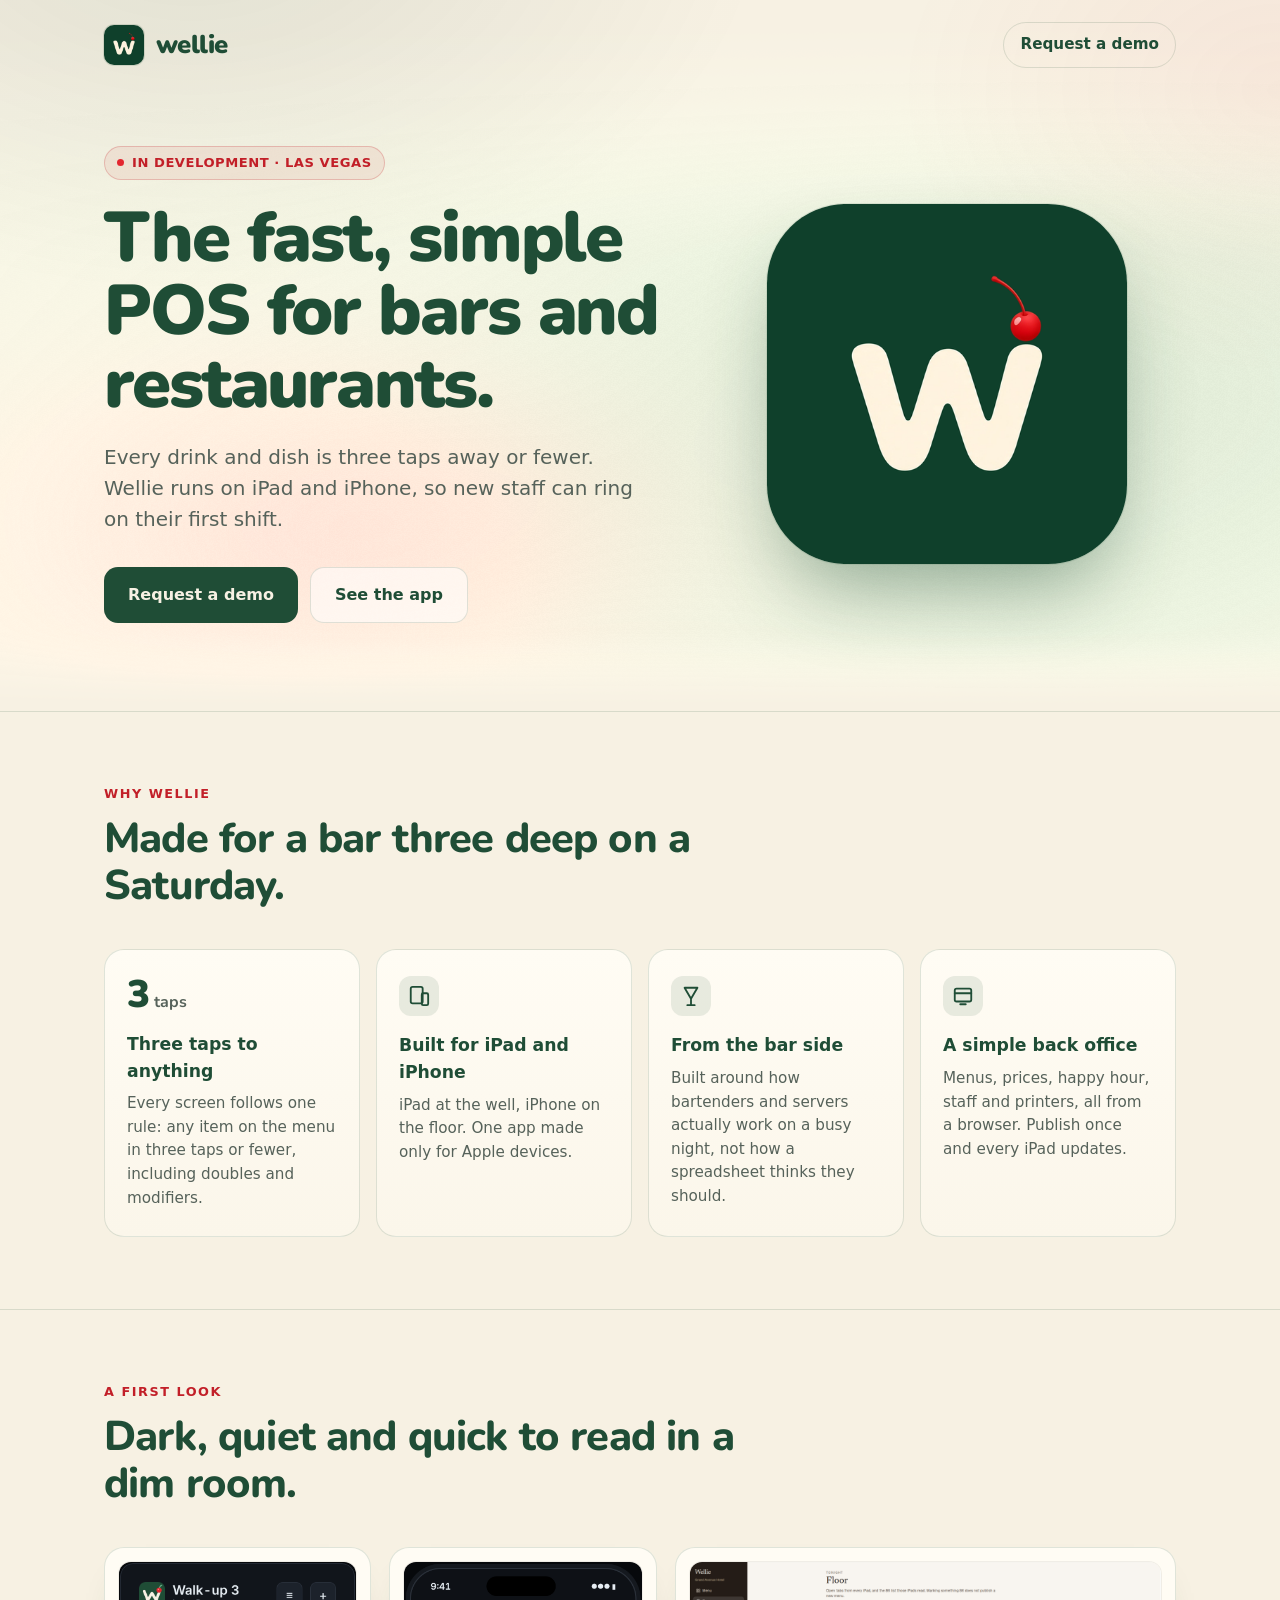
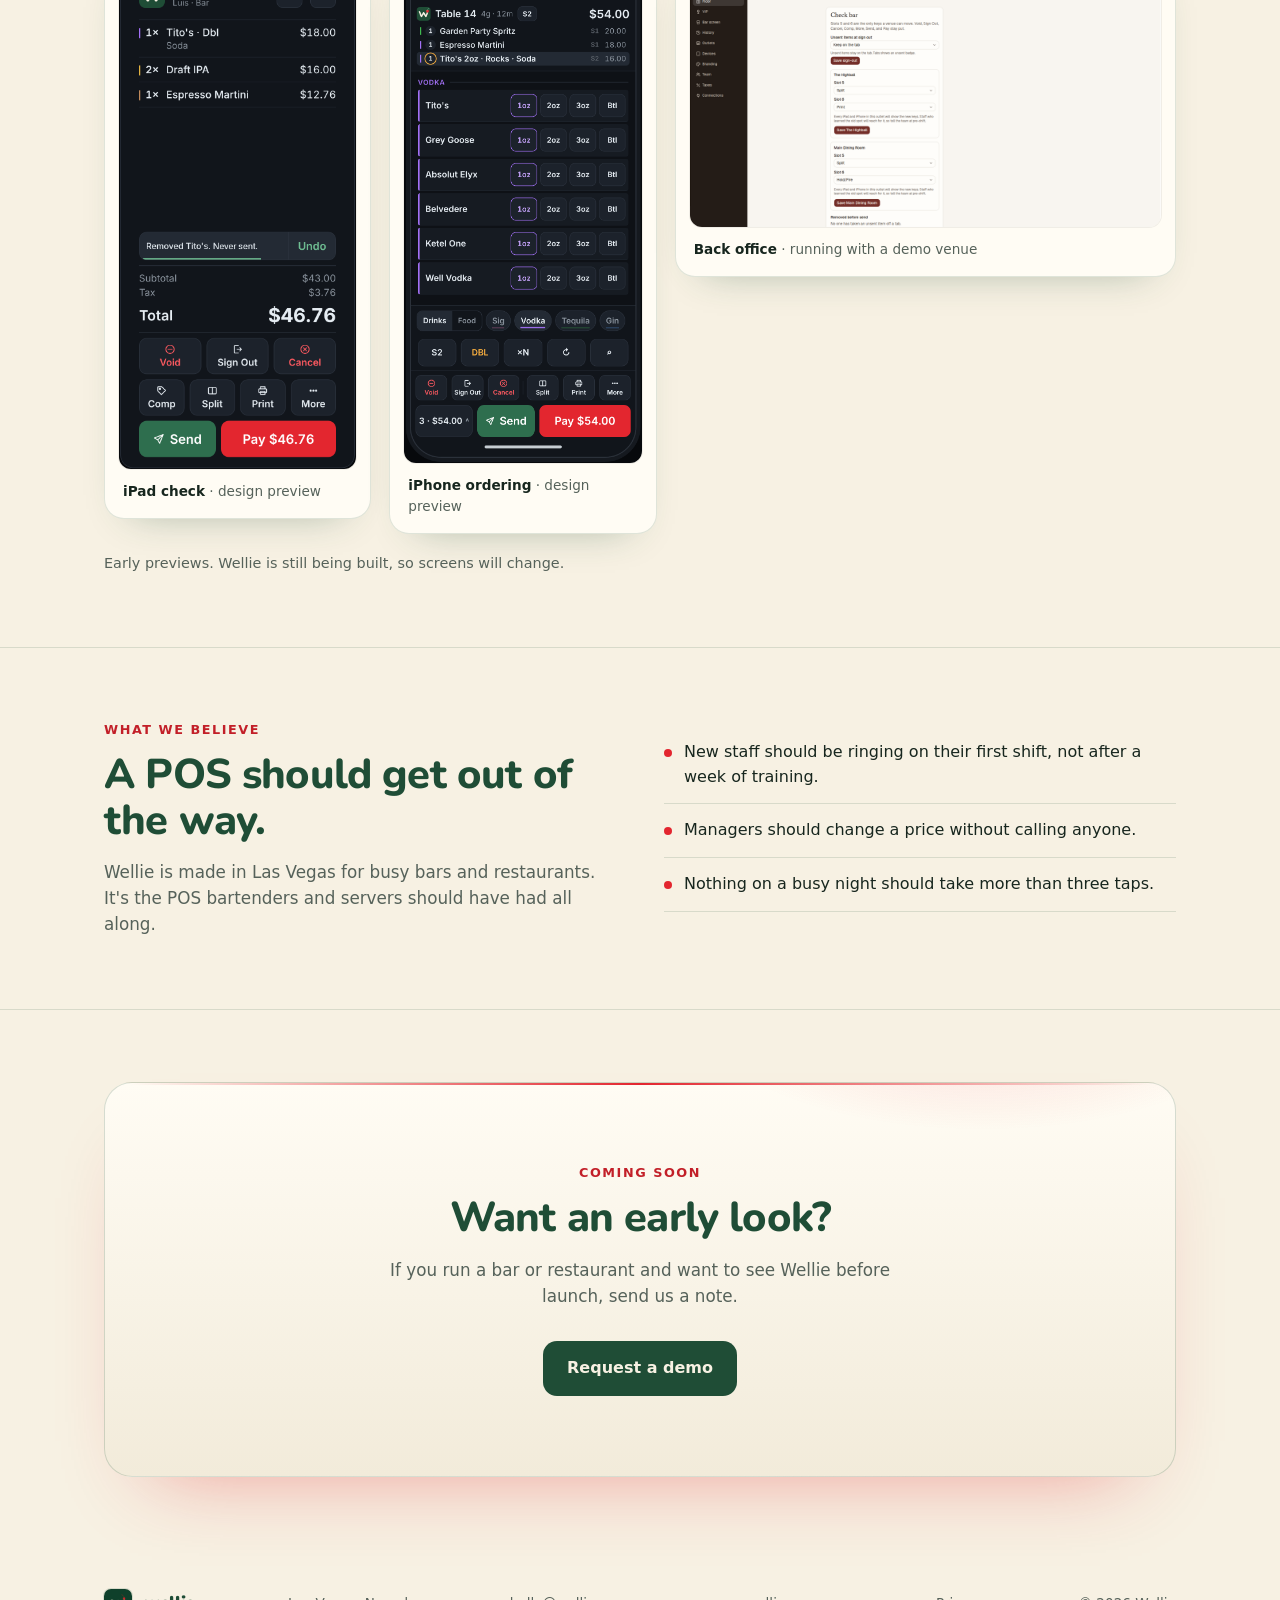
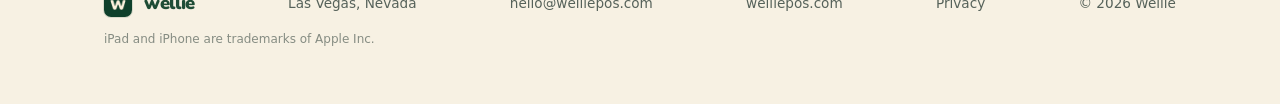
<file: index.html>
<!doctype html>
<html lang="en">
<head>
<meta charset="utf-8">
<meta name="viewport" content="width=device-width, initial-scale=1, viewport-fit=cover">
<title>Wellie · The fast, simple POS for bars and restaurants</title>
<meta name="description" content="Wellie is a point-of-sale app for bars and restaurants, built for iPad and iPhone. Any item in three taps or fewer. In development in Las Vegas.">
<meta name="color-scheme" content="light dark">
<meta name="theme-color" content="#0B0D0C" media="(prefers-color-scheme: dark)">
<meta name="theme-color" content="#F7F1E3" media="(prefers-color-scheme: light)">
<meta property="og:title" content="Wellie · The fast, simple POS for bars and restaurants">
<meta property="og:description" content="Built for iPad and iPhone. Any item in three taps or fewer. In development in Las Vegas.">
<link rel="canonical" href="https://welliepos.com/">
<meta property="og:url" content="https://welliepos.com/">
<meta property="og:type" content="website">
<meta property="og:image" content="https://welliepos.com/assets/og.png">
<meta name="twitter:card" content="summary_large_image">
<link rel="icon" href="/assets/favicon-64.png" type="image/png">
<link rel="apple-touch-icon" href="/assets/apple-touch-icon.png">
<link rel="stylesheet" href="/styles.css">

</head>
<body>
<div class="hero-band">
  <canvas id="wellie-shade" class="hero-shade" aria-hidden="true"></canvas>
  <div class="wrap">
  <nav>
    <a class="brand" href="#top" aria-label="Wellie home"><img src="/assets/wellie-icon-512.png" width="512" height="512" alt=""><span>wellie</span></a>
    <a class="navlink" href="#demo">Request a demo</a>
  </nav>

  <header class="hero" id="top">
    <div>
      <span class="pill"><i></i>In development · Las Vegas</span>
      <h1>The fast, simple POS for bars and restaurants.</h1>
      <p class="lead">Every drink and dish is three taps away or fewer. Wellie runs on iPad and iPhone, so new staff can ring on their first shift.</p>
      <div class="ctas">
        <a class="btn btn-primary" href="mailto:hello@welliepos.com?subject=Wellie%20demo">Request a demo</a>
        <a class="btn btn-ghost" href="#look">See the app</a>
      </div>
    </div>
    <div class="hero-art"><img class="icon" src="/assets/wellie-icon-512.png" width="512" height="512" alt="Wellie app icon: a lowercase w with a cherry"></div>
  </header>
  </div>
</div>

<section id="why">
  <div class="wrap">
    <p class="eyebrow">Why Wellie</p>
    <h2>Made for a bar three deep on a Saturday.</h2>
    <div class="grid4">
      <div class="card">
        <div class="num">3<small>taps</small></div>
        <h3>Three taps to anything</h3>
        <p>Every screen follows one rule: any item on the menu in three taps or fewer, including doubles and modifiers.</p>
      </div>
      <div class="card">
        <div class="glyph"><svg width="22" height="22" viewBox="0 0 24 24" fill="none" stroke="currentColor" stroke-width="2" stroke-linecap="round" stroke-linejoin="round"><rect x="3" y="2" width="13" height="18" rx="2"/><rect x="15" y="9" width="7" height="13" rx="1.5"/></svg></div>
        <h3>Built for iPad and iPhone</h3>
        <p>iPad at the well, iPhone on the floor. One app made only for Apple devices.</p>
      </div>
      <div class="card">
        <div class="glyph"><svg width="22" height="22" viewBox="0 0 24 24" fill="none" stroke="currentColor" stroke-width="2" stroke-linecap="round" stroke-linejoin="round"><path d="M8 22h8M12 15v7M5 3h14l-7 12z"/></svg></div>
        <h3>From the bar side</h3>
        <p>Built around how bartenders and servers actually work on a busy night, not how a spreadsheet thinks they should.</p>
      </div>
      <div class="card">
        <div class="glyph"><svg width="22" height="22" viewBox="0 0 24 24" fill="none" stroke="currentColor" stroke-width="2" stroke-linecap="round" stroke-linejoin="round"><rect x="3" y="4" width="18" height="14" rx="2"/><path d="M3 9h18M9 21h6"/></svg></div>
        <h3>A simple back office</h3>
        <p>Menus, prices, happy hour, staff and printers, all from a browser. Publish once and every iPad updates.</p>
      </div>
    </div>
  </div>
</section>

<section id="look">
  <div class="wrap">
    <p class="eyebrow">A first look</p>
    <h2>Dark, quiet and quick to read in a dim room.</h2>
    <div class="shots">
      <figure><img src="/assets/design-ipad-check.png" width="734" height="1567" alt="Wellie iPad check panel with items, total, Send and Pay buttons" loading="lazy"><figcaption><b>iPad check</b> · design preview</figcaption></figure>
      <figure><img src="/assets/design-iphone-order.png" width="825" height="1742" alt="Wellie iPhone ordering screen with vodka pours and Send and Pay buttons" loading="lazy"><figcaption><b>iPhone ordering</b> · design preview</figcaption></figure>
      <figure class="wide"><img src="/assets/back-office-floor.png" width="1182" height="664" alt="Wellie back office Floor page for a demo hotel venue" loading="lazy"><figcaption><b>Back office</b> · running with a demo venue</figcaption></figure>
    </div>
    <p class="note">Early previews. Wellie is still being built, so screens will change.</p>
  </div>
</section>

<section id="story">
  <div class="wrap story">
    <div>
      <p class="eyebrow">What we believe</p>
      <h2>A POS should get out of the way.</h2>
      <p>Wellie is made in Las Vegas for busy bars and restaurants. It's the POS bartenders and servers should have had all along.</p>
    </div>
    <ul>
      <li>New staff should be ringing on their first shift, not after a week of training.</li>
      <li>Managers should change a price without calling anyone.</li>
      <li>Nothing on a busy night should take more than three taps.</li>
    </ul>
  </div>
</section>

<section id="demo">
  <div class="wrap">
    <div class="demo">
      <p class="eyebrow">Coming soon</p>
      <h2>Want an early look?</h2>
      <p>If you run a bar or restaurant and want to see Wellie before launch, send us a note.</p>
      <div class="ctas">
        <a class="btn btn-primary" href="mailto:hello@welliepos.com?subject=Wellie%20demo">Request a demo</a>
      </div>
    </div>
  </div>
</section>

<div class="wrap">
  <footer>
    <a class="brand" href="#top"><img src="/assets/wellie-icon-512.png" width="512" height="512" alt=""><span>wellie</span></a>
    <span>Las Vegas, Nevada</span>
    <a href="mailto:hello@welliepos.com">hello@welliepos.com</a>
    <a href="https://welliepos.com">welliepos.com</a>
    <a href="/privacy/">Privacy</a>
    <span>© 2026 Wellie</span>
    <span class="fine">iPad and iPhone are trademarks of Apple Inc.</span>
  </footer>
</div>
<script>
(function(){
  var canvas=document.getElementById('wellie-shade');
  if(!canvas)return;
  var gl=canvas.getContext('webgl',{alpha:true,antialias:false,depth:false,stencil:false,powerPreference:'low-power',preserveDrawingBuffer:false});
  if(!gl){canvas.dataset.mode='css';return}
  function sh(type,src){
    var s=gl.createShader(type);
    gl.shaderSource(s,src);
    gl.compileShader(s);
    return gl.getShaderParameter(s,gl.COMPILE_STATUS)?s:null;
  }
  var vs=sh(gl.VERTEX_SHADER,'attribute vec2 p;void main(){gl_Position=vec4(p,0.0,1.0);}');
  var fs=sh(gl.FRAGMENT_SHADER,[
    'precision mediump float;',
    'uniform vec2 uRes;uniform float uTime;uniform float uLight;',
    'float h(vec2 p){return fract(sin(dot(p,vec2(127.1,311.7)))*43758.5453);}',
    'void main(){',
    'vec2 uv=gl_FragCoord.xy/uRes;',
    'float t=uTime;',
    'vec2 a=uv-vec2(0.78+sin(t*0.31)*0.04,0.46+cos(t*0.23)*0.04);',
    'vec2 b=uv-vec2(0.18+cos(t*0.19)*0.03,0.22);',
    'float wash=exp(-dot(a,a)*3.4);',
    'float tide=0.5+0.5*sin(uv.x*4.0+t*0.45)*sin(uv.y*3.0-t*0.3);',
    'float spark=exp(-dot(b,b)*14.0);',
    'float grain=h(gl_FragCoord.xy+vec2(sin(t),cos(t*0.7))*8.0)-0.5;',
    'vec3 bottle=vec3(0.122,0.302,0.212);',
    'vec3 cherry=vec3(0.890,0.149,0.184);',
    'vec3 col=mix(bottle,cherry,spark*0.65);',
    'col+=grain*0.05;',
    'float alpha=(wash*mix(0.72,0.34,uLight)+tide*0.08+spark*0.22);',
    'alpha*=smoothstep(0.0,0.12,uv.y)*smoothstep(1.0,0.62,uv.y);',
    'gl_FragColor=vec4(col,clamp(alpha,0.0,0.85));',
    '}'
  ].join(''));
  if(!vs||!fs){canvas.dataset.mode='css';return}
  var prog=gl.createProgram();
  gl.attachShader(prog,vs);gl.attachShader(prog,fs);gl.linkProgram(prog);
  if(!gl.getProgramParameter(prog,gl.LINK_STATUS)){canvas.dataset.mode='css';return}
  gl.useProgram(prog);
  var buf=gl.createBuffer();
  gl.bindBuffer(gl.ARRAY_BUFFER,buf);
  gl.bufferData(gl.ARRAY_BUFFER,new Float32Array([-1,-1,1,-1,-1,1,-1,1,1,-1,1,1]),gl.STATIC_DRAW);
  var loc=gl.getAttribLocation(prog,'p');
  gl.enableVertexAttribArray(loc);
  gl.vertexAttribPointer(loc,2,gl.FLOAT,false,0,0);
  gl.enable(gl.BLEND);
  gl.blendFunc(gl.SRC_ALPHA,gl.ONE_MINUS_SRC_ALPHA);
  var uRes=gl.getUniformLocation(prog,'uRes');
  var uTime=gl.getUniformLocation(prog,'uTime');
  var uLight=gl.getUniformLocation(prog,'uLight');
  var reduce=matchMedia('(prefers-reduced-motion: reduce)');
  var seen=true,running=false,last=0,raf=0;
  function fit(){
    var dpr=Math.min(window.devicePixelRatio||1,innerWidth<800?1:1.5);
    var w=Math.max(1,Math.floor(canvas.clientWidth*dpr));
    var h=Math.max(1,Math.floor(canvas.clientHeight*dpr));
    if(canvas.width!==w||canvas.height!==h){canvas.width=w;canvas.height=h}
    gl.viewport(0,0,canvas.width,canvas.height);
  }
  function frame(now){
    raf=0;
    var still=reduce.matches;
    if(!still&&(!seen||document.hidden)){running=false;return}
    if(!still&&now-last< (innerWidth<800?34:16)){raf=requestAnimationFrame(frame);return}
    last=now;
    fit();
    var light=matchMedia('(prefers-color-scheme: light)').matches&&!document.documentElement.classList.contains('lights-down');
    gl.uniform2f(uRes,canvas.width,canvas.height);
    gl.uniform1f(uTime,still?0:(now||0)/1000);
    gl.uniform1f(uLight,light?1:0);
    gl.drawArrays(gl.TRIANGLES,0,6);
    canvas.dataset.mode=still?'still':'live';
    if(still){running=false;return}
    running=true;
    raf=requestAnimationFrame(frame);
  }
  function start(){if(raf||running)return;raf=requestAnimationFrame(frame)}
  if('IntersectionObserver' in window){
    new IntersectionObserver(function(entries){
      seen=entries[0].isIntersecting;
      if(seen)start();
    },{threshold:0}).observe(canvas);
  }
  document.addEventListener('visibilitychange',function(){if(!document.hidden&&seen)start()});
  if(reduce.addEventListener)reduce.addEventListener('change',start);
  addEventListener('resize',function(){fit();start()});
  start();
})();
(function(){
  var mq=window.matchMedia&&matchMedia('(prefers-color-scheme: light)');
  var look=document.getElementById('look'),root=document.documentElement;
  if(!mq||!look)return;
  var meta=document.querySelector('meta[name="theme-color"][media*="light"]'),dark=null,ticking=false;
  function update(){
    ticking=false;
    // Dim once the screenshots section's top passes 60% of the viewport; stay dim below it.
    var d=mq.matches&&look.getBoundingClientRect().top<innerHeight*.6;
    if(d===dark)return;dark=d;
    root.classList.toggle('lights-down',d);
    if(meta)meta.setAttribute('content',d?'#0B0D0C':'#F7F1E3');
  }
  function onScroll(){if(!ticking){ticking=true;requestAnimationFrame(update)}}
  addEventListener('scroll',onScroll,{passive:true});
  addEventListener('resize',onScroll);
  if(mq.addEventListener)mq.addEventListener('change',onScroll);
  update();
  requestAnimationFrame(function(){requestAnimationFrame(function(){root.classList.add('dim-ready')})});
})();
</script>
</body>
</html>
</file>
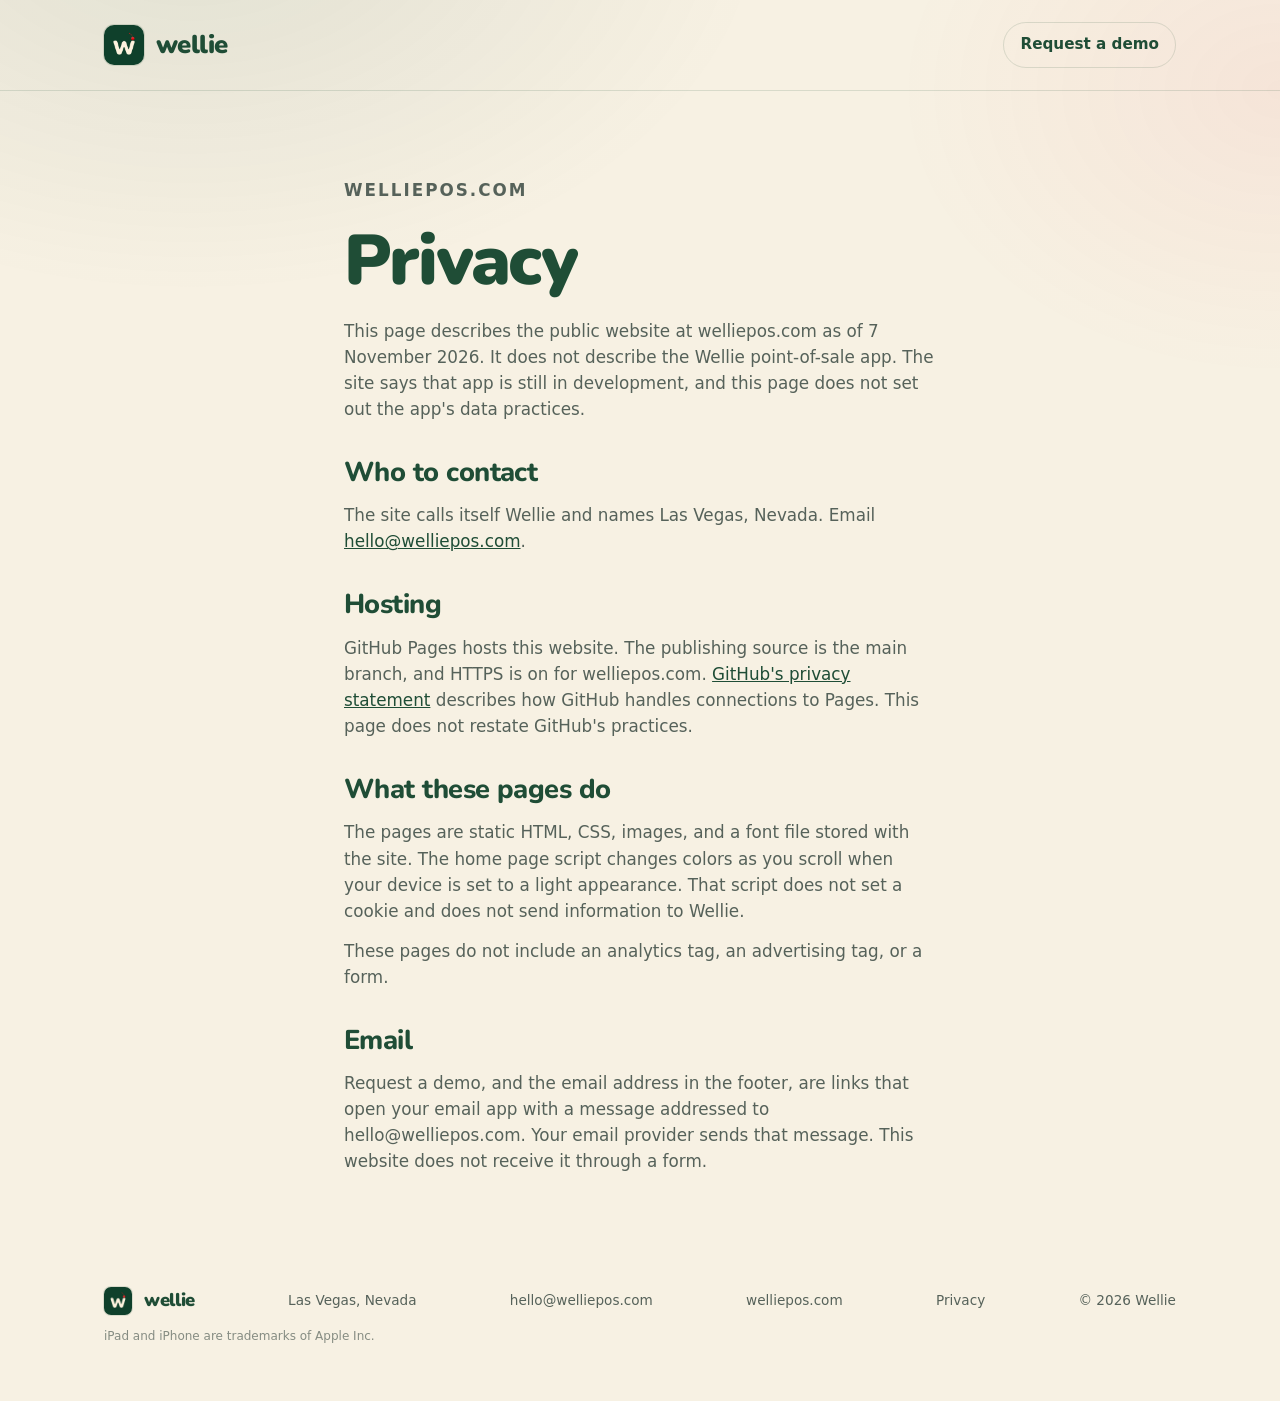
<file: privacy/index.html>
<!doctype html>
<html lang="en">
<head>
<meta charset="utf-8">
<meta name="viewport" content="width=device-width, initial-scale=1, viewport-fit=cover">
<title>Privacy · Wellie</title>
<meta name="description" content="How the Wellie website at welliepos.com is hosted, and how to reach Wellie. This page covers the public website only.">
<link rel="canonical" href="https://welliepos.com/privacy/">
<meta property="og:title" content="Privacy · Wellie">
<meta property="og:description" content="How the Wellie website at welliepos.com is hosted, and how to reach Wellie. This page covers the public website only.">
<meta property="og:url" content="https://welliepos.com/privacy/">
<meta property="og:type" content="website">
<meta property="og:image" content="https://welliepos.com/assets/og.png">
<meta name="twitter:card" content="summary_large_image">
<meta name="color-scheme" content="light dark">
<meta name="theme-color" content="#0B0D0C" media="(prefers-color-scheme: dark)">
<meta name="theme-color" content="#F7F1E3" media="(prefers-color-scheme: light)">
<link rel="icon" href="/assets/favicon-64.png" type="image/png">
<link rel="apple-touch-icon" href="/assets/apple-touch-icon.png">
<link rel="stylesheet" href="/styles.css">
</head>
<body>
<div class="wrap">
  <nav>
    <a class="brand" href="/" aria-label="Wellie home"><img src="/assets/wellie-icon-512.png" width="512" height="512" alt=""><span>wellie</span></a>
    <a class="navlink" href="/#demo">Request a demo</a>
  </nav>
</div>
<section>
  <div class="wrap prose">
    <p class="eyebrow">welliepos.com</p>
    <h1>Privacy</h1>
    <p>This page describes the public website at welliepos.com as of 7 November 2026. It does not describe the Wellie point-of-sale app. The site says that app is still in development, and this page does not set out the app's data practices.</p>
    <h2>Who to contact</h2>
    <p>The site calls itself Wellie and names Las Vegas, Nevada. Email <a href="mailto:hello@welliepos.com">hello@welliepos.com</a>.</p>
    <h2>Hosting</h2>
    <p>GitHub Pages hosts this website. The publishing source is the main branch, and HTTPS is on for welliepos.com. <a href="https://docs.github.com/en/site-policy/privacy-policies/github-privacy-statement">GitHub's privacy statement</a> describes how GitHub handles connections to Pages. This page does not restate GitHub's practices.</p>
    <h2>What these pages do</h2>
    <p>The pages are static HTML, CSS, images, and a font file stored with the site. The home page script changes colors as you scroll when your device is set to a light appearance. That script does not set a cookie and does not send information to Wellie.</p>
    <p>These pages do not include an analytics tag, an advertising tag, or a form.</p>
    <h2>Email</h2>
    <p>Request a demo, and the email address in the footer, are links that open your email app with a message addressed to hello@welliepos.com. Your email provider sends that message. This website does not receive it through a form.</p>
  </div>
</section>
<div class="wrap">
  <footer>
    <a class="brand" href="/"><img src="/assets/wellie-icon-512.png" width="512" height="512" alt=""><span>wellie</span></a>
    <span>Las Vegas, Nevada</span>
    <a href="mailto:hello@welliepos.com">hello@welliepos.com</a>
    <a href="https://welliepos.com">welliepos.com</a>
    <a href="/privacy/">Privacy</a>
    <span>© 2026 Wellie</span>
    <span class="fine">iPad and iPhone are trademarks of Apple Inc.</span>
  </footer>
</div>
</body>
</html>
</file>
<file: styles.css>
@font-face{font-family:"Nunito";src:url("/assets/nunito.woff2") format("woff2");font-weight:200 1000;font-display:swap}
@property --bg{syntax:"<color>";inherits:true;initial-value:transparent}
@property --s1{syntax:"<color>";inherits:true;initial-value:transparent}
@property --s2{syntax:"<color>";inherits:true;initial-value:transparent}
@property --line{syntax:"<color>";inherits:true;initial-value:transparent}
@property --text{syntax:"<color>";inherits:true;initial-value:transparent}
@property --muted{syntax:"<color>";inherits:true;initial-value:transparent}
@property --heading{syntax:"<color>";inherits:true;initial-value:transparent}
@property --accent{syntax:"<color>";inherits:true;initial-value:transparent}
@property --btn-bg{syntax:"<color>";inherits:true;initial-value:transparent}
@property --btn-fg{syntax:"<color>";inherits:true;initial-value:transparent}
@property --btn-hover{syntax:"<color>";inherits:true;initial-value:transparent}
@property --ghost-bg{syntax:"<color>";inherits:true;initial-value:transparent}
@property --card-end{syntax:"<color>";inherits:true;initial-value:transparent}
@property --pill-bg{syntax:"<color>";inherits:true;initial-value:transparent}
@property --pill-line{syntax:"<color>";inherits:true;initial-value:transparent}
@property --glyph-bg{syntax:"<color>";inherits:true;initial-value:transparent}
@property --glyph-fg{syntax:"<color>";inherits:true;initial-value:transparent}
@property --glow1{syntax:"<color>";inherits:true;initial-value:transparent}
@property --glow2{syntax:"<color>";inherits:true;initial-value:transparent}
@property --art-glow{syntax:"<color>";inherits:true;initial-value:transparent}
@property --demo-a{syntax:"<color>";inherits:true;initial-value:transparent}
@property --demo-b{syntax:"<color>";inherits:true;initial-value:transparent}
@property --demo-line{syntax:"<color>";inherits:true;initial-value:transparent}
@property --icon-sh{syntax:"<color>";inherits:true;initial-value:transparent}
@property --icon-ring{syntax:"<color>";inherits:true;initial-value:transparent}
@property --shot-sh{syntax:"<color>";inherits:true;initial-value:transparent}
:root{
  color-scheme:dark;
  --cream:#F7F1E3;--bottle:#1F4D36;--bottle2:#2E6E4E;--mint:#6FBF93;--cherry:#E3262F;
  --bg:#0B0D0C;--s1:#131614;--s2:#1C201E;--line:rgba(255,255,255,.08);--text:#F2F1EC;--muted:#A3A6A4;--heading:#F7F1E3;--accent:#6FBF93;--btn-bg:#F7F1E3;--btn-fg:#14110E;--btn-hover:#FFFFFF;--ghost-bg:rgba(255,255,255,.02);--card-end:rgba(19,22,20,.6);--pill-bg:rgba(31,77,54,.35);--pill-line:rgba(111,191,147,.25);--glyph-bg:rgba(31,77,54,.5);--glyph-fg:#6FBF93;--glow1:rgba(31,77,54,.55);--glow2:rgba(227,38,47,.07);--art-glow:rgba(46,110,78,.6);--demo-a:rgba(31,77,54,.35);--demo-b:rgba(31,77,54,.08);--demo-line:rgba(111,191,147,.18);--icon-sh:rgba(0,0,0,.7);--icon-ring:rgba(255,255,255,.06);--shot-sh:rgba(0,0,0,0);
  --icon-shadow:0 40px 80px -20px var(--icon-sh),0 0 0 1px var(--icon-ring);
  --shot-shadow:0 18px 40px -28px var(--shot-sh);
  --demo-bg:linear-gradient(180deg,var(--demo-a),var(--demo-b));
  --round:"Nunito",ui-rounded,"SF Pro Rounded",system-ui,-apple-system,sans-serif;
  --sans:-apple-system,BlinkMacSystemFont,"SF Pro Text","Inter","Segoe UI",system-ui,sans-serif;
}
@media (prefers-color-scheme:light){
  /* Light page by default; "lights down" dims it to the dark theme near the screenshots (JS adds the class). */
  :root{color-scheme:light;--bg:#F7F1E3;--s1:#FFFCF4;--s2:#EFE6D2;--line:rgba(31,77,54,.14);--text:#17261E;--muted:#56625A;--heading:#1F4D36;--accent:#C21F28;--btn-bg:#1F4D36;--btn-fg:#F7F1E3;--btn-hover:#2E6E4E;--ghost-bg:rgba(255,255,255,.55);--card-end:#FBF6EA;--pill-bg:rgba(194,31,40,.07);--pill-line:rgba(194,31,40,.22);--glyph-bg:rgba(31,77,54,.1);--glyph-fg:#1F4D36;--glow1:rgba(31,77,54,.10);--glow2:rgba(227,38,47,.06);--art-glow:rgba(46,110,78,.28);--demo-a:#FFFCF4;--demo-b:#F2EBDA;--demo-line:rgba(31,77,54,.18);--icon-sh:rgba(31,77,54,.45);--icon-ring:rgba(31,77,54,.10);--shot-sh:rgba(31,77,54,.45);}
  html.lights-down{color-scheme:dark;--bg:#0B0D0C;--s1:#131614;--s2:#1C201E;--line:rgba(255,255,255,.08);--text:#F2F1EC;--muted:#A3A6A4;--heading:#F7F1E3;--accent:#6FBF93;--btn-bg:#F7F1E3;--btn-fg:#14110E;--btn-hover:#FFFFFF;--ghost-bg:rgba(255,255,255,.02);--card-end:rgba(19,22,20,.6);--pill-bg:rgba(31,77,54,.35);--pill-line:rgba(111,191,147,.25);--glyph-bg:rgba(31,77,54,.5);--glyph-fg:#6FBF93;--glow1:rgba(31,77,54,.55);--glow2:rgba(227,38,47,.07);--art-glow:rgba(46,110,78,.6);--demo-a:rgba(31,77,54,.35);--demo-b:rgba(31,77,54,.08);--demo-line:rgba(111,191,147,.18);--icon-sh:rgba(0,0,0,.7);--icon-ring:rgba(255,255,255,.06);--shot-sh:rgba(0,0,0,0);}
  html.dim-ready{transition:--bg .85s cubic-bezier(.4,0,.2,1),--s1 .85s cubic-bezier(.4,0,.2,1),--s2 .85s cubic-bezier(.4,0,.2,1),--line .85s cubic-bezier(.4,0,.2,1),--text .85s cubic-bezier(.4,0,.2,1),--muted .85s cubic-bezier(.4,0,.2,1),--heading .85s cubic-bezier(.4,0,.2,1),--accent .85s cubic-bezier(.4,0,.2,1),--btn-bg .85s cubic-bezier(.4,0,.2,1),--btn-fg .85s cubic-bezier(.4,0,.2,1),--btn-hover .85s cubic-bezier(.4,0,.2,1),--ghost-bg .85s cubic-bezier(.4,0,.2,1),--card-end .85s cubic-bezier(.4,0,.2,1),--pill-bg .85s cubic-bezier(.4,0,.2,1),--pill-line .85s cubic-bezier(.4,0,.2,1),--glyph-bg .85s cubic-bezier(.4,0,.2,1),--glyph-fg .85s cubic-bezier(.4,0,.2,1),--glow1 .85s cubic-bezier(.4,0,.2,1),--glow2 .85s cubic-bezier(.4,0,.2,1),--art-glow .85s cubic-bezier(.4,0,.2,1),--demo-a .85s cubic-bezier(.4,0,.2,1),--demo-b .85s cubic-bezier(.4,0,.2,1),--demo-line .85s cubic-bezier(.4,0,.2,1),--icon-sh .85s cubic-bezier(.4,0,.2,1),--icon-ring .85s cubic-bezier(.4,0,.2,1),--shot-sh .85s cubic-bezier(.4,0,.2,1)}
  body::after{content:"";position:fixed;inset:0;z-index:-1;pointer-events:none;opacity:0;transition:opacity 1.1s ease;
    background:radial-gradient(48rem 26rem at 50% -6%,rgba(255,178,102,.08),transparent 70%),
               radial-gradient(ellipse 120% 95% at 50% 45%,transparent 55%,rgba(0,0,0,.5))}
  html.lights-down body::after{opacity:1}
  figure img{box-shadow:0 0 0 1px rgba(0,0,0,.06)}
}
@media (prefers-color-scheme:light) and (prefers-reduced-motion:reduce){
  html.dim-ready{transition:none}
  body::after{transition:none}
}
*{box-sizing:border-box;margin:0;padding:0}
img{max-width:100%;height:auto}
html{scroll-behavior:smooth}
body{background:var(--bg);color:var(--text);font-family:var(--sans);line-height:1.55;-webkit-font-smoothing:antialiased;overflow-wrap:break-word}
body::before{content:"";position:fixed;inset:0;z-index:-1;pointer-events:none;
  background:radial-gradient(60rem 40rem at 15% -10%,var(--glow1),transparent 60%),
             radial-gradient(40rem 30rem at 100% 10%,var(--glow2),transparent 60%)}
a{color:inherit}
.wrap{max-width:1120px;margin:0 auto;padding-left:max(24px, env(safe-area-inset-left, 0px));padding-right:max(24px, env(safe-area-inset-right, 0px))}
nav{display:flex;align-items:center;justify-content:space-between;gap:12px;padding:max(22px, calc(env(safe-area-inset-top, 0px) + 8px)) 0 22px}
.brand{display:flex;align-items:center;gap:12px;text-decoration:none}
.brand img{width:40px;height:40px;border-radius:10px;box-shadow:0 0 0 1px var(--line)}
.brand span{font-family:var(--round);font-weight:900;font-size:1.6rem;letter-spacing:-.02em;color:var(--heading)}
.navlink{font-size:.95rem;font-weight:600;color:var(--heading);text-decoration:none;padding:10px 16px;border:1px solid var(--line);border-radius:999px;transition:background .2s}
.navlink:hover{background:var(--s2)}
.hero-band{position:relative;isolation:isolate}
.hero-shade{position:absolute;inset:0;z-index:0;width:100%;height:100%;pointer-events:none;display:block}
.hero-band .wrap{position:relative;z-index:1}
.hero{position:relative;display:grid;grid-template-columns:minmax(0,1.1fr) minmax(0,.9fr);gap:56px;align-items:center;padding:56px 0 88px}
.pill{display:inline-flex;align-items:center;gap:8px;font-size:.82rem;font-weight:600;letter-spacing:.04em;text-transform:uppercase;color:var(--accent);background:var(--pill-bg);border:1px solid var(--pill-line);padding:6px 12px;border-radius:999px}
.pill i{width:7px;height:7px;border-radius:50%;background:var(--cherry);display:block}
h1{font-family:var(--round);font-weight:900;font-size:clamp(2.6rem,6vw,4.4rem);line-height:1.04;letter-spacing:-.03em;color:var(--heading);margin:22px 0 20px}
.lead{font-size:clamp(1.05rem,2.2vw,1.25rem);color:var(--muted);max-width:34rem}
.ctas{display:flex;flex-wrap:wrap;gap:12px;margin-top:32px}
.btn{display:inline-flex;align-items:center;gap:10px;font-weight:700;font-size:1rem;text-decoration:none;padding:15px 24px;border-radius:14px;transition:transform .15s,background .2s}
.btn:active{transform:scale(.98)}
.btn-primary{background:var(--btn-bg);color:var(--btn-fg)}
.btn-primary:hover{background:var(--btn-hover)}
.btn-ghost{color:var(--heading);border:1px solid var(--line);background:var(--ghost-bg)}
.btn-ghost:hover{background:var(--s2)}
.hero-art{position:relative;display:flex;justify-content:center}
.hero-art .icon{width:min(360px,80%);height:auto;aspect-ratio:1;border-radius:22%;box-shadow:var(--icon-shadow)}
.hero-art::after{content:"";position:absolute;inset:10% 15%;z-index:-1;background:radial-gradient(closest-side,var(--art-glow),transparent);filter:blur(30px)}
section{padding:72px 0;border-top:1px solid var(--line)}
.eyebrow{font-size:.8rem;font-weight:700;letter-spacing:.12em;text-transform:uppercase;color:var(--accent);margin-bottom:12px}
h2{font-family:var(--round);font-weight:800;font-size:clamp(1.8rem,4vw,2.6rem);letter-spacing:-.02em;color:var(--heading);line-height:1.12;max-width:40rem}
.grid4{display:grid;grid-template-columns:repeat(4,minmax(0,1fr));gap:16px;margin-top:40px}
.card{background:linear-gradient(180deg,var(--s1),var(--card-end));border:1px solid var(--line);border-radius:20px;padding:26px 22px}
.num{font-family:var(--round);font-weight:900;font-size:2.4rem;line-height:1;color:var(--heading)}
.num small{font-size:1rem;color:var(--muted);font-weight:700;margin-left:4px}
.card h3{font-size:1.08rem;font-weight:700;color:var(--heading);margin:16px 0 8px}
.card p{font-size:.95rem;color:var(--muted)}
.glyph{width:40px;height:40px;border-radius:12px;background:var(--glyph-bg);display:grid;place-items:center;color:var(--glyph-fg)}
.shots{display:grid;grid-template-columns:minmax(0,.8fr) minmax(0,.8fr) minmax(0,1.5fr);gap:18px;margin-top:40px;align-items:start}
figure{background:var(--s1);border:1px solid var(--line);border-radius:20px;padding:14px;overflow:hidden;box-shadow:var(--shot-shadow)}
figure img{width:100%;height:auto;display:block;border-radius:12px}
figcaption{font-size:.85rem;color:var(--muted);padding:12px 4px 2px}
figcaption b{color:var(--text);font-weight:600}
.note{font-size:.9rem;color:var(--muted);margin-top:18px}
.story{display:grid;grid-template-columns:minmax(0,1fr) minmax(0,1fr);gap:48px;align-items:start}
.story p{color:var(--muted);font-size:1.05rem;margin-top:14px}
.story ul{list-style:none;margin-top:6px}
.story li{display:flex;gap:12px;padding:14px 0;border-bottom:1px solid var(--line);color:var(--text)}
.story li::before{content:"";flex:none;width:8px;height:8px;margin-top:9px;border-radius:50%;background:var(--cherry)}
.demo{position:relative;overflow:hidden;text-align:center;background:radial-gradient(420px 180px at 82% -20%,rgba(227,38,47,.18),transparent 70%),var(--demo-bg);border:1px solid var(--demo-line);border-radius:28px;padding:80px 32px;box-shadow:0 40px 80px -48px rgba(227,38,47,.45)}
.demo::before{content:"";position:absolute;left:24px;right:24px;top:0;height:2px;background:linear-gradient(90deg,transparent,var(--cherry),transparent)}
.demo h2{margin:0 auto}
.demo p{color:var(--muted);max-width:32rem;margin:16px auto 0;font-size:1.05rem}
.demo .ctas{justify-content:center}
.story .eyebrow,.demo .eyebrow{color:var(--accent);font-size:.8rem;margin-top:0}
.demo .eyebrow{margin:0 auto 12px}
footer{padding:40px 0 calc(56px + env(safe-area-inset-bottom, 0px));color:var(--muted);font-size:.85rem;display:flex;flex-wrap:wrap;gap:12px 24px;justify-content:space-between;align-items:center}
footer .brand img{width:28px;height:28px;border-radius:7px}
footer .brand span{font-size:1.15rem}
footer a{text-decoration:none}
footer a:hover{color:var(--heading)}
.fine{width:100%;font-size:.75rem;opacity:.7}
@media (max-width:960px){
  .grid4{grid-template-columns:repeat(2,minmax(0,1fr))}
  .shots{grid-template-columns:minmax(0,1fr) minmax(0,1fr)}
  .shots figure.wide{grid-column:1/-1}
}
@media (max-width:720px){
  .hero{grid-template-columns:minmax(0,1fr);gap:36px;padding:28px 0 64px;text-align:left}
  .hero-art{order:-1;justify-content:flex-start}
  .hero-art .icon{width:132px}
  .hero-art::after{inset:0 auto 0 0;width:132px}
  .story{grid-template-columns:minmax(0,1fr);gap:20px}
  section{padding:56px 0}
}
@media (max-width:520px){
  .grid4{grid-template-columns:minmax(0,1fr)}
  .shots{grid-template-columns:minmax(0,1fr) minmax(0,1fr);gap:12px}
  figure{padding:8px;border-radius:16px}
  figcaption{font-size:.78rem}
  .btn{width:100%;justify-content:center}
  .demo{padding:44px 20px}
}
@media (prefers-reduced-motion:reduce){html{scroll-behavior:auto}}
@supports (animation-timeline: view()){
  @media (prefers-reduced-motion: no-preference){
    .card,.shots figure,.story li{animation:wellie-rise linear both;animation-timeline:view();animation-range:entry 0% cover 30%}
  }
}
@keyframes wellie-rise{from{opacity:0;transform:translateY(22px)}to{opacity:1;transform:none}}

.prose{max-width:40rem}
.prose p,.prose li{color:var(--muted);font-size:1.05rem;margin-top:14px}
.prose h2{font-size:clamp(1.35rem,3vw,1.7rem);margin-top:36px}
.prose a:not(.btn){color:var(--heading)}
.prose ul{margin:0;padding-left:1.2rem}
/* Height, not a device name. A stacked hero hides the demo buttons once the first screen is shorter than about 640px. Under about 430px the copy sits beside a smaller icon so the buttons stay on that first screen. */
@media (max-width:720px) and (max-height:640px){
  nav{padding-top:max(12px, calc(env(safe-area-inset-top, 0px) + 8px));padding-bottom:12px}
  .hero{gap:16px;padding:8px 0 28px}
  .hero-art .icon{width:84px}
  .hero-art::after{width:84px}
  h1{margin:12px 0 10px}
  .lead{font-size:1rem}
  .ctas{margin-top:16px}
  .btn{width:auto;padding:12px 16px}
}
@media (min-width:721px) and (max-height:660px){
  .hero{padding:28px 0 36px;gap:32px}
  h1{margin:14px 0 12px}
}
@media (max-height:430px){
  nav{padding-top:max(8px, calc(env(safe-area-inset-top, 0px) + 4px));padding-bottom:8px}
  .hero{grid-template-columns:minmax(0,1fr) auto;gap:16px;align-items:center;padding:4px 0 16px}
  .hero-art{order:0;justify-content:flex-end}
  .hero-art .icon{width:88px}
  .hero-art::after{inset:auto;width:88px;height:88px}
  h1{font-size:clamp(1.5rem,4vw,2rem);margin:8px 0 6px}
  .lead{font-size:.95rem}
  .ctas{margin-top:10px}
  .btn{width:auto;padding:10px 14px}
}
@media (max-width:400px){
  .brand span{font-size:1.35rem}
  .navlink{padding:8px 10px;font-size:.85rem}
}
@media (max-width:340px) and (max-height:640px){
  .ctas{gap:8px}
  .btn{padding:10px 12px;font-size:.92rem}
}
</file>
